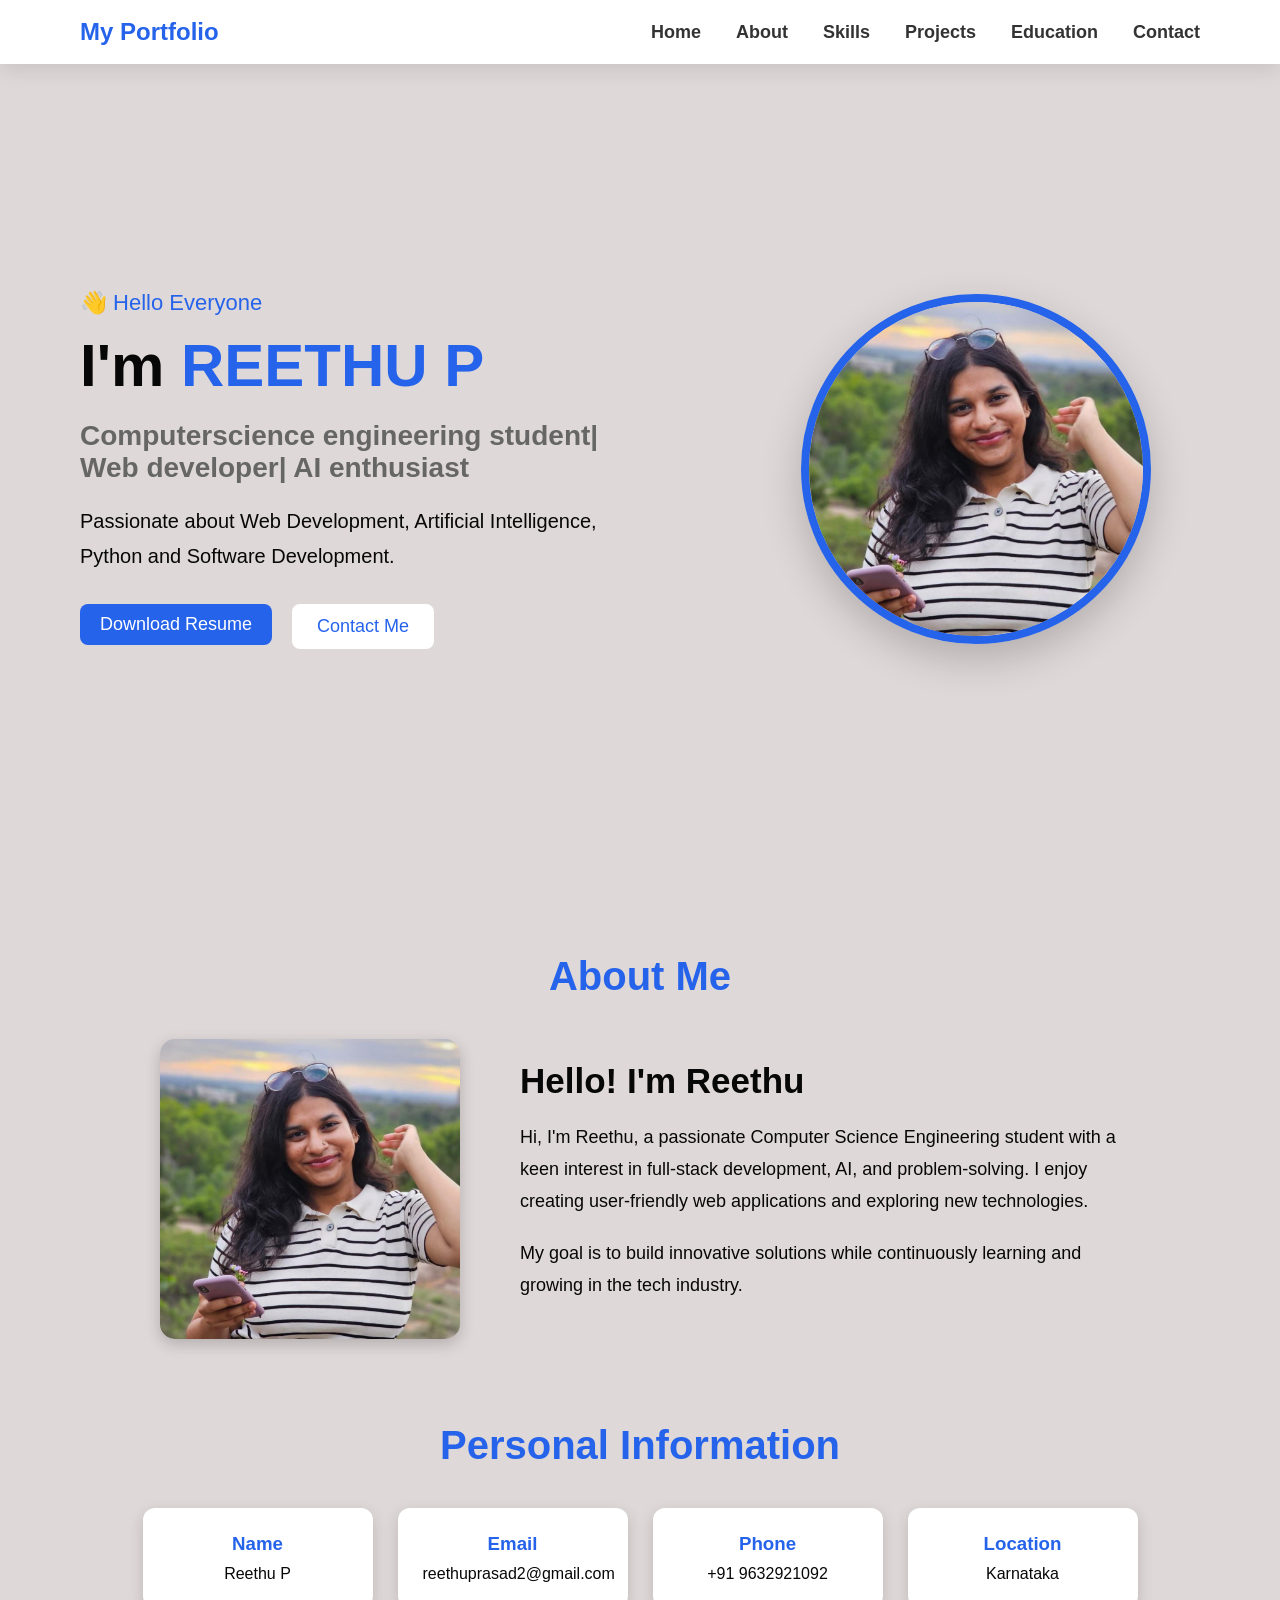
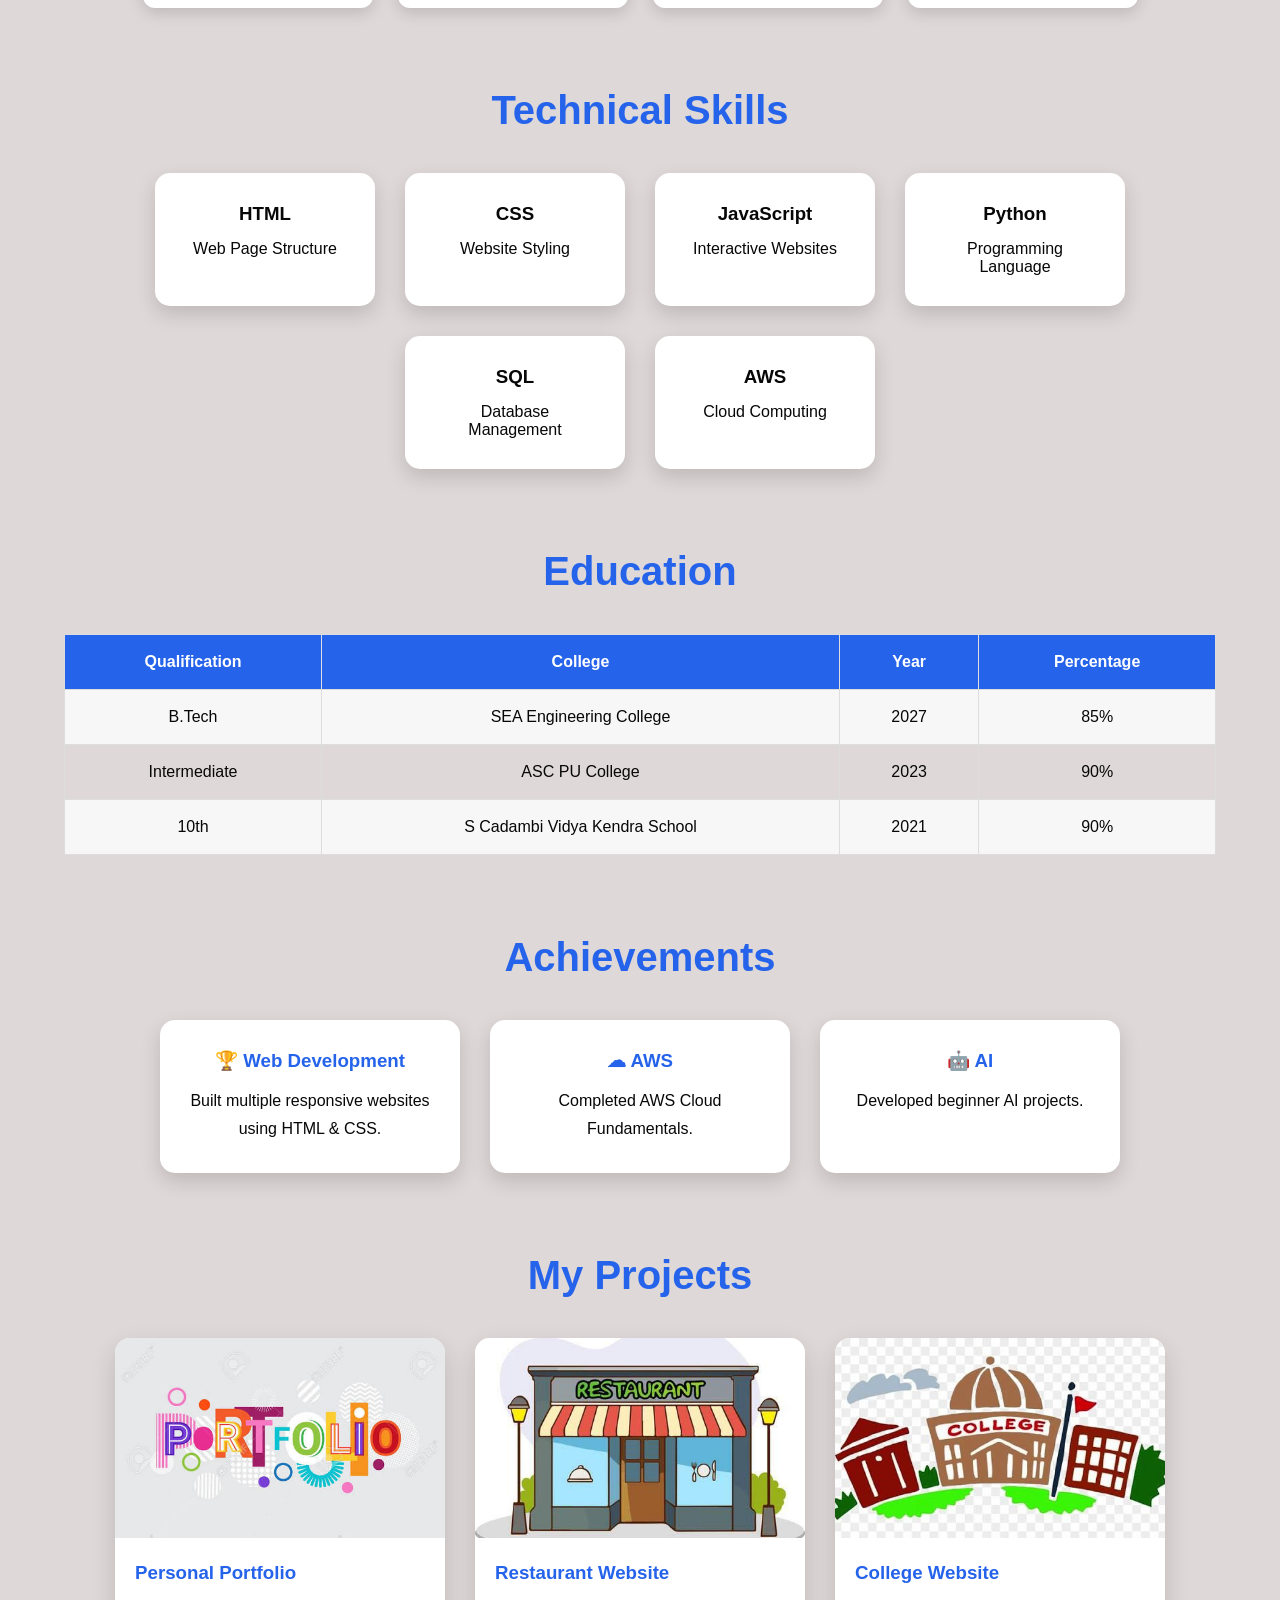
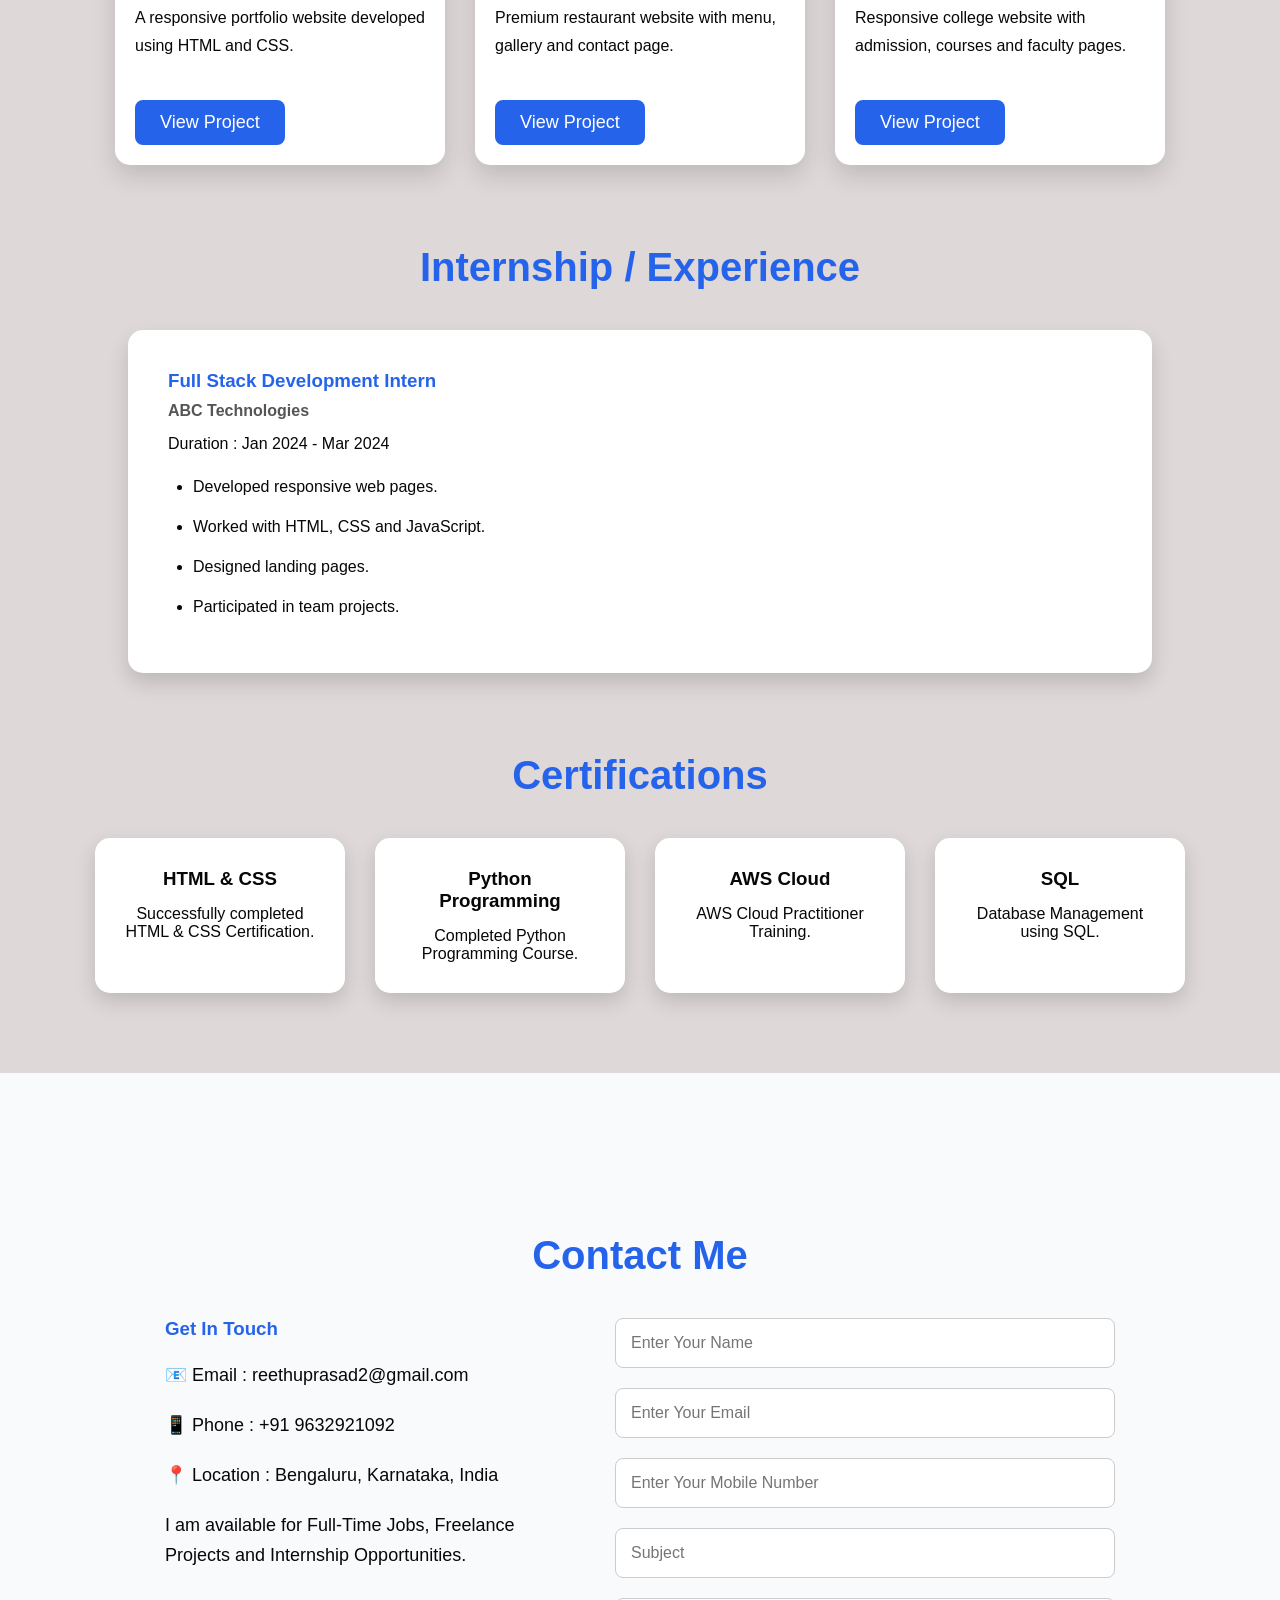
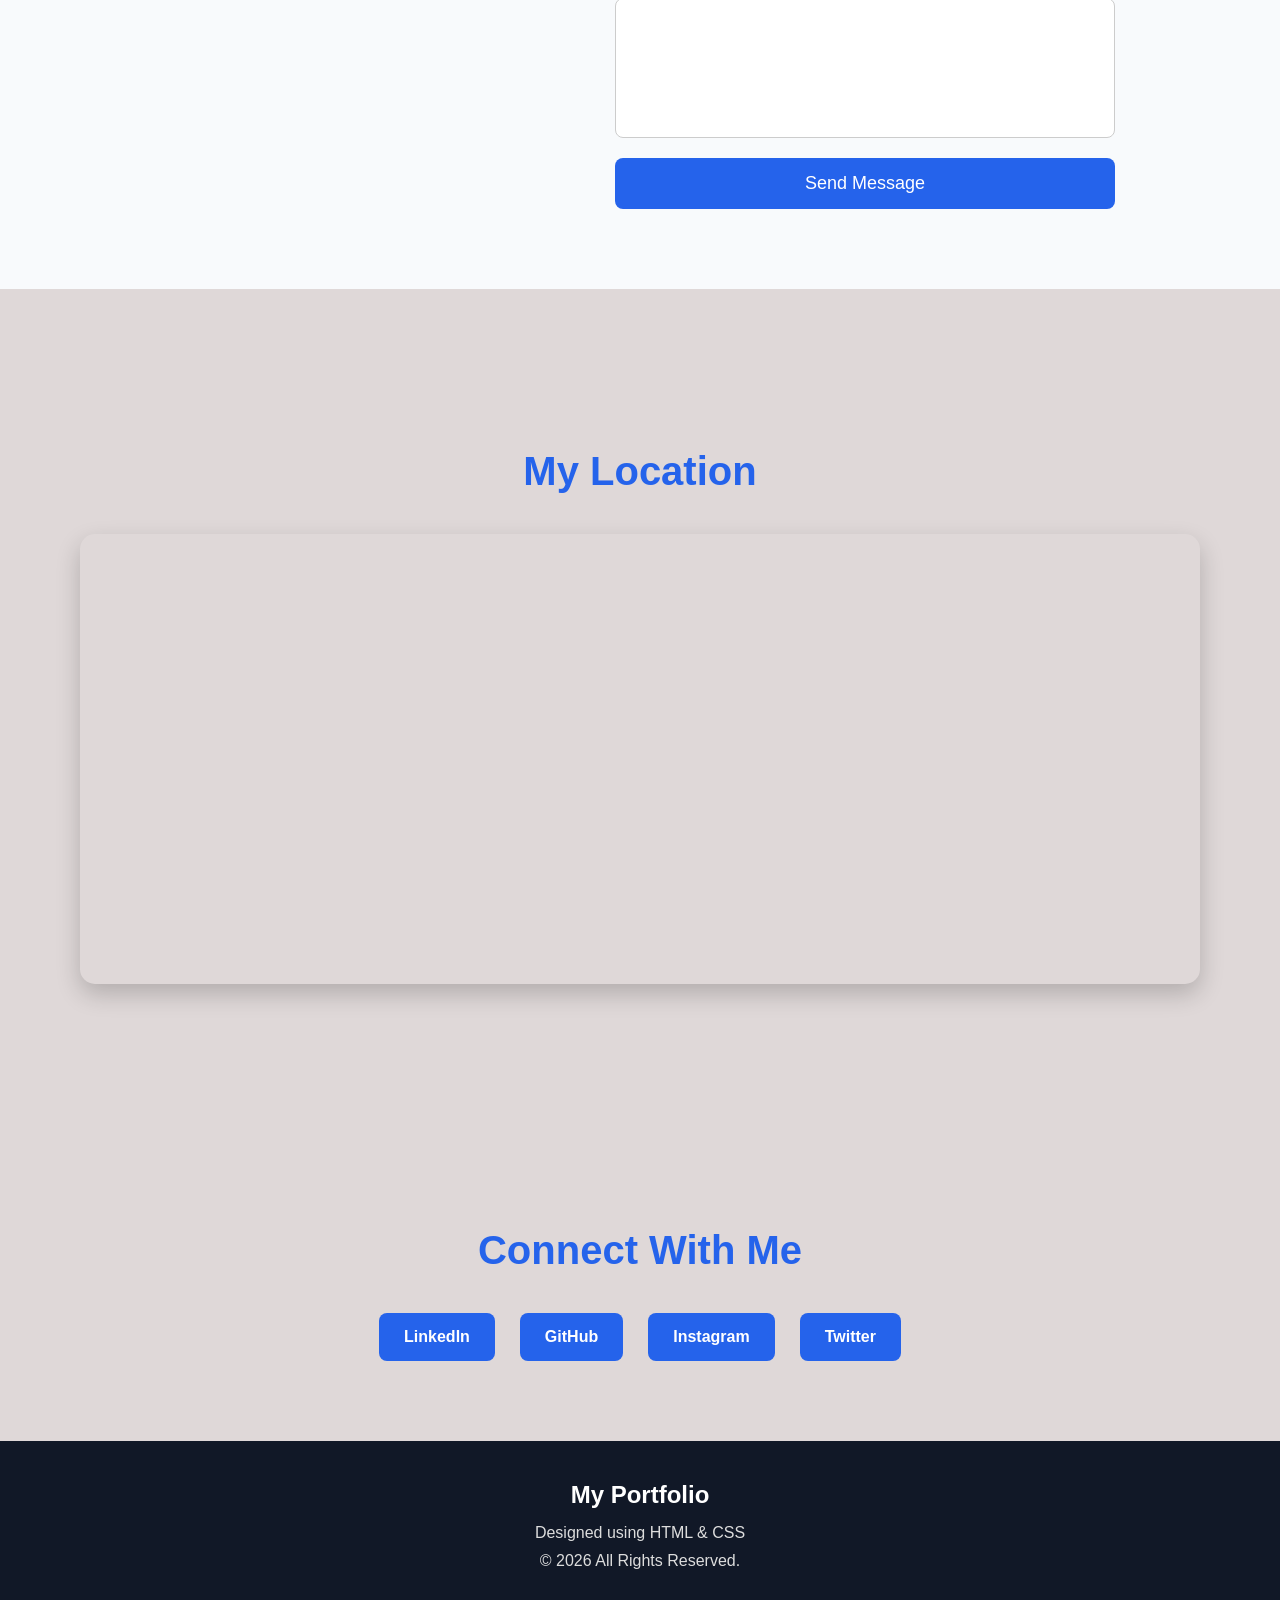
<file: index.html>
<!DOCTYPE html>

<!--
====================================================
        STUDENT PERSONAL PORTFOLIO WEBSITE
====================================================

Author : REETHU P

This project is created for learning HTML & CSS.

====================================================
-->

<html lang="en">

<head>

    <!-- Character Encoding -->
    <meta charset="UTF-8">

    <!-- Responsive Website -->
    <meta name="viewport"
          content="width=device-width, initial-scale=1.0">

    <!-- SEO Description -->
    <meta name="description"
          content="Personal Portfolio Website">

    <!-- Keywords -->
    <meta name="keywords"
          content="HTML,CSS,Portfolio">

    <!-- Author -->
    <meta name="author"
          content="Reethu">

    <!-- Browser Title -->
    <title>Reethu P - Portfolio</title>

    <!-- Website Logo -->
    <link rel="icon"
          href="reethu.jpeg">

    <!-- External CSS -->
    <link rel="stylesheet"
          href="style.css">

</head>

<body>

<!-- ===========================================
                HEADER START
=========================================== -->

<header>

    <!-- Website Logo -->

    <div class="logo">

        <h2>My Portfolio</h2>

    </div>

    <!-- Navigation -->

    <nav>

        <ul>

            <li><a href="#home">Home</a></li>

            <li><a href="#about">About</a></li>

            <li><a href="#skills">Skills</a></li>

            <li><a href="#projects">Projects</a></li>

            <li><a href="#education">Education</a></li>

            <li><a href="#contact">Contact</a></li>

        </ul>

    </nav>

</header>

<!-- ===========================================
                HEADER END
=========================================== -->





<!-- ===========================================
                HERO SECTION
=========================================== -->

<section class="hero">

    <!-- Left Side -->

    <div class="hero-content">

        <p class="welcome">

            👋 Hello Everyone

        </p>

        <h1>

            I'm

            <span>

                REETHU P

            </span>

        </h1>

        <h3>

            Computerscience engineering student| Web developer| AI enthusiast

        </h3>

        <p class="description">

            Passionate about Web Development,

            Artificial Intelligence, Python
            and Software Development.

        </p>

        <div class="buttons">

            <a href="Reethu_P_Resume (5).pdf"
               download>

                <button class="resume">

                    Download Resume

                </button>

            </a>

            <a href="#contact">

                <button class="contact-btn">

                    Contact Me

                </button>

            </a>

        </div>

    </div>



    <!-- Right Side -->

    <div class="hero-image">

        <img src="reethu.jpeg">

    </div>

</section>

<!-- ===========================================
                ABOUT SECTION START
=========================================== -->

<section class="about" id="about">

    <h2 class="section-title">

        About Me

    </h2>

    <div class="about-container">

        <div class="about-image">

            <img src="reethu.jpeg"
                 alt="Reethu">

        </div>

        <div class="about-content">

            <h3>Hello! I'm Reethu</h3>

            <p>

                Hi, I'm Reethu, a passionate Computer Science Engineering student with a keen interest
                    in full-stack development, AI, and problem-solving. 
                    I enjoy creating user-friendly web applications and exploring new technologies. 

            </p>

            <p>

                 My goal is to build innovative solutions while continuously 
                    learning and growing in the tech industry.

            </p>

        </div>

    </div>

</section>

<!-- ===========================================
                ABOUT SECTION END
=========================================== -->



<!-- ===========================================
          PERSONAL INFORMATION START
=========================================== -->

<section class="personal-info">

    <h2 class="section-title">

        Personal Information

    </h2>

    <div class="info-container">

        <div class="info-card">

            <h3>Name</h3>

            <p>Reethu P</p>

        </div>

        <div class="info-card">

            <h3>Email</h3>

            <p>reethuprasad2@gmail.com</p>

        </div>

        <div class="info-card">

            <h3>Phone</h3>

            <p>+91 9632921092</p>

        </div>

        <div class="info-card">

            <h3>Location</h3>

            <p>Karnataka</p>

        </div>

    </div>

</section>

<!-- ===========================================
          PERSONAL INFORMATION END
=========================================== -->



<!-- ===========================================
                SKILLS SECTION
=========================================== -->

<section class="skills" id="skills">

    <h2 class="section-title">

        Technical Skills

    </h2>

    <div class="skills-container">

        <div class="skill-card">

            <h3>HTML</h3>

            <p>Web Page Structure</p>

        </div>

        <div class="skill-card">

            <h3>CSS</h3>

            <p>Website Styling</p>

        </div>

        <div class="skill-card">

            <h3>JavaScript</h3>

            <p>Interactive Websites</p>

        </div>

        <div class="skill-card">

            <h3>Python</h3>

            <p>Programming Language</p>

        </div>

        <div class="skill-card">

            <h3>SQL</h3>

            <p>Database Management</p>

        </div>

        <div class="skill-card">

            <h3>AWS</h3>

            <p>Cloud Computing</p>

        </div>

    </div>

</section>

<!-- ===========================================
                SKILLS END
=========================================== -->



<!-- ===========================================
            EDUCATION SECTION START
=========================================== -->

<section class="education" id="education">

    <h2 class="section-title">

        Education

    </h2>

    <table>

        <tr>

            <th>Qualification</th>

            <th>College</th>

            <th>Year</th>

            <th>Percentage</th>

        </tr>

        <tr>

            <td>B.Tech</td>

            <td>SEA Engineering College</td>

            <td>2027</td>

            <td>85%</td>

        </tr>

        <tr>

            <td>Intermediate</td>

            <td>ASC PU College</td>

            <td>2023</td>

            <td>90%</td>

        </tr>

        <tr>

            <td>10th</td>

            <td>S Cadambi Vidya Kendra School</td>

            <td>2021</td>

            <td>90%</td>

        </tr>

    </table>

</section>

<!-- ===========================================
            EDUCATION END
=========================================== -->



<!-- ===========================================
            ACHIEVEMENTS START
=========================================== -->

<section class="achievements">

    <h2 class="section-title">

        Achievements

    </h2>

    <div class="achievement-container">

        <div class="achievement-card">

            <h3>🏆 Web Development</h3>

            <p>

                Built multiple responsive websites
                using HTML & CSS.

            </p>

        </div>

        <div class="achievement-card">

            <h3>☁ AWS</h3>

            <p>

                Completed AWS Cloud Fundamentals.

            </p>

        </div>

        <div class="achievement-card">

            <h3>🤖 AI</h3>

            <p>

                Developed beginner AI projects.

            </p>

        </div>

    </div>

</section>

<!-- ===========================================
            ACHIEVEMENTS END
=========================================== -->

<!-- ===========================================
                PROJECTS SECTION START
=========================================== -->

<section class="projects" id="projects">

    <h2 class="section-title">

        My Projects

    </h2>

    <div class="projects-container">

        <!-- Project 1 -->

        <div class="project-card">

            <img src="port.jpg"
                 alt="Portfolio Project">

            <h3>Personal Portfolio</h3>

            <p>

                A responsive portfolio website developed
                using HTML and CSS.

            </p>

            <a href="#">

                <button>View Project</button>

            </a>

        </div>

        <!-- Project 2 -->

        <div class="project-card">

            <img src="rest.jpg"
                 alt="Restaurant Website">

            <h3>Restaurant Website</h3>

            <p>

                Premium restaurant website with menu,
                gallery and contact page.

            </p>

            <a href="#">

                <button>View Project</button>

            </a>

        </div>

        <!-- Project 3 -->

        <div class="project-card">

            <img src="college.jpg"
                 alt="College Website">

            <h3>College Website</h3>

            <p>

                Responsive college website with admission,
                courses and faculty pages.

            </p>

            <a href="#">

                <button>View Project</button>

            </a>

        </div>

    </div>

</section>

<!-- ===========================================
                PROJECTS SECTION END
=========================================== -->





<!-- ===========================================
                EXPERIENCE SECTION START
=========================================== -->

<section class="experience">

    <h2 class="section-title">

        Internship / Experience

    </h2>

    <div class="experience-card">

        <h3>

            Full Stack Development Intern

        </h3>

        <h4>

            ABC Technologies

        </h4>

        <p>

            Duration : Jan 2024 - Mar 2024

        </p>

        <ul>

            <li>

                Developed responsive web pages.

            </li>

            <li>

                Worked with HTML, CSS and JavaScript.

            </li>

            <li>

                Designed landing pages.

            </li>

            <li>

                Participated in team projects.

            </li>

        </ul>

    </div>

</section>

<!-- ===========================================
                EXPERIENCE SECTION END
=========================================== -->





<!-- ===========================================
            CERTIFICATIONS SECTION START
=========================================== -->

<section class="certifications">

    <h2 class="section-title">

        Certifications

    </h2>

    <div class="certificate-container">

        <div class="certificate-card">

            <h3>

                HTML & CSS

            </h3>

            <p>

                Successfully completed HTML & CSS
                Certification.

            </p>

        </div>

        <div class="certificate-card">

            <h3>

                Python Programming

            </h3>

            <p>

                Completed Python Programming Course.

            </p>

        </div>

        <div class="certificate-card">

            <h3>

                AWS Cloud

            </h3>

            <p>

                AWS Cloud Practitioner Training.

            </p>

        </div>

        <div class="certificate-card">

            <h3>

                SQL

            </h3>

            <p>

                Database Management using SQL.

            </p>

        </div>

    </div>

</section>

<!-- ===========================================
            CERTIFICATIONS SECTION END
=========================================== -->
<!-- ===========================================
                CONTACT SECTION START
=========================================== -->

<section class="contact" id="contact">

    <h2 class="section-title">

        Contact Me

    </h2>

    <div class="contact-container">

        <!-- Contact Information -->

        <div class="contact-info">

            <h3>Get In Touch</h3>

            <p>

                📧 Email :
                reethuprasad2@gmail.com

            </p>

            <p>

                📱 Phone :
                +91 9632921092

            </p>

            <p>

                📍 Location :
                Bengaluru, Karnataka, India

            </p>

            <p>

                I am available for Full-Time Jobs,
                Freelance Projects and Internship Opportunities.

            </p>

        </div>



        <!-- Contact Form -->

        <div class="contact-form">

            <form>

                <input
                    type="text"
                    placeholder="Enter Your Name"
                    required>

                <input
                    type="email"
                    placeholder="Enter Your Email"
                    required>

                <input
                    type="tel"
                    placeholder="Enter Your Mobile Number"
                    required>

                <input
                    type="text"
                    placeholder="Subject">

                <textarea
                    rows="6"
                    placeholder="Write Your Message Here">

                </textarea>

                <button>

                    Send Message

                </button>

            </form>

        </div>

    </div>

</section>

<!-- ===========================================
                CONTACT SECTION END
=========================================== -->





<!-- ===========================================
                GOOGLE MAP START
=========================================== -->

<section class="map">

    <h2 class="section-title">

        My Location

    </h2>

    <iframe

<iframe src="https://www.google.com/maps/embed?pb=!1m18!1m12!1m3!1d3887.4434815769782!2d77.71379259999999!3d13.0074066!2m3!1f0!2f0!3f0!3m2!1i1024!2i768!4f13.1!3m3!1m2!1s0x3bae112dc5b29ee1%3A0xb481c69eb8e710c8!2sSea%20College%20of%20Science%2C%20Commerce%20and%20Arts!5e0!3m2!1sen!2sin!4v1783386291358!5m2!1sen!2sin" width="100" height="50" style="border:1;" allowfullscreen="" loading="lazy" referrerpolicy="strict-origin-when-cross-origin"></iframe>

</section>

<!-- ===========================================
                GOOGLE MAP END
=========================================== -->





<!-- ===========================================
                SOCIAL MEDIA START
=========================================== -->

<section class="social">

<h2 class="section-title">

Connect With Me

</h2>

<div class="social-links">

<a href="https://www.linkedin.com/in/valluru-samara-simha-reddy/">LinkedIn</a>

<a href="#">GitHub</a>

<a href="#">Instagram</a>

<a href="#">Twitter</a>

</div>

</section>

<!-- ===========================================
                SOCIAL MEDIA END
=========================================== -->





<!-- ===========================================
                FOOTER START
=========================================== -->

<footer>

<h2>

My Portfolio

</h2>

<p>

Designed using HTML & CSS

</p>

<p>

© 2026 All Rights Reserved.

</p>

</footer>

<!-- ===========================================
                FOOTER END
=========================================== -->
</body>

</html>
</file>
<file: style.css>
/* =========================================

        RESET

========================================= */

*{

margin:0;

padding:0;

box-sizing:border-box;

}


/* =========================================

        BODY

========================================= */

body{

font-family:Arial, Helvetica, sans-serif;

background:#dfd8d8;

color:#080707;

}


/* =========================================

        HEADER

========================================= */

header{

position:sticky;

top:0;

display:flex;

justify-content:space-between;

align-items:center;

padding:18px 80px;

background:white;

box-shadow:0px 5px 20px rgba(0,0,0,.1);

z-index:1000;

}


/* Logo */

.logo{

display:flex;

align-items:center;

gap:10px;

}

.logo img{

width:45px;

}

.logo h2{

color:#2563EB;

}


/* Navigation */

nav ul{

display:flex;

list-style:none;

gap:35px;

}

nav ul li a{

text-decoration:none;

font-size:18px;

font-weight:bold;

color:#333;

transition:.3s;

}

nav ul li a:hover{

color:#2563EB;

}


/* =========================================

        HERO

========================================= */

.hero{

display:flex;

justify-content:space-between;

align-items:center;

padding:80px;

min-height:90vh;

}


/* Left Side */

.hero-content{

width:50%;

}

.welcome{

font-size:22px;

color:#2563EB;

margin-bottom:15px;

}

.hero-content h1{

font-size:60px;

margin-bottom:20px;

}

.hero-content span{

color:#2563EB;

}

.hero-content h3{

font-size:28px;

color:#666;

margin-bottom:20px;

}

.description{

font-size:20px;

line-height:35px;

margin-bottom:30px;

}


/* Buttons */

.buttons{

display:flex;

gap:20px;

}

button{

padding:10px 20px;

border:none;

font-size:18px;

cursor:pointer;

border-radius:8px;

transition:.3s;

}

.resume{

background:#2563EB;

color:white;

}

.resume:hover{

background:#1E40AF;

}

.contact-btn{

background:white;
padding:12px 25px;
border-radius:8px;
        font-size:18px;
        cursor:pointer;
        transition:3s;
/* 
border:2px solid #2563EB; */

color:#2563EB;

}

.contact-btnt:hover{

background:#2563EB;

color:white;

}


/* Right Side */

.hero-image{
    width:40%;
    display:flex;
    justify-content:center;
    align-items:center;
}

.hero-image img{

width:350px;
height:350px;
object-fit:cover;
border-radius:50%;

border:8px solid #2563EB;

box-shadow:0px 15px 40px rgba(0,0,0,.2);

}

/* ===========================================
        COMMON SECTION TITLE
=========================================== */

.section-title{

text-align:center;

font-size:40px;

margin-top:80px;

margin-bottom:40px;

color:#2563EB;

}

/* ===========================================
            ABOUT
=========================================== */

.about-container{

display:flex;

justify-content:center;

align-items:center;

gap:60px;

width:85%;

margin:auto;

}

.about-image img{

width: 300px;
height:300px;
object-fit:cover;

border-radius:15px;

box-shadow:0px 5px 15px rgba(0,0,0,.2);

}

.about-content{

width:600px;

}

.about-content h3{

font-size:35px;

margin-bottom:20px;

}

.about-content p{

font-size:18px;

line-height:32px;

margin-bottom:20px;

}

/* ===========================================
        PERSONAL INFO
=========================================== */

.info-container{

display:flex;

justify-content:center;

gap:25px;

flex-wrap:wrap;

}

.info-card{

width:230px;

padding:25px;

background:white;

text-align:center;

border-radius:12px;

box-shadow:0px 5px 15px rgba(0,0,0,.15);

transition:.3s;

}

.info-card:hover{

transform:translateY(-8px);

}

.info-card h3{

color:#2563EB;

margin-bottom:10px;

}

/* ===========================================
            SKILLS
=========================================== */

.skills-container{

display:flex;

justify-content:center;

flex-wrap:wrap;

gap:30px;

width:90%;

margin:auto;

}

.skill-card{

width:220px;

padding:30px;

background:white;

text-align:center;

border-radius:15px;

box-shadow:0px 8px 20px rgba(0,0,0,.15);

transition:.3s;

}

.skill-card:hover{

transform:scale(1.05);

background:#2563EB;

color:white;

}

.skill-card h3{

margin-bottom:15px;

}

/* ===========================================
            EDUCATION
=========================================== */

table{

width:90%;

margin:auto;

border-collapse:collapse;

}

th{

background:#2563EB;

color:white;

padding:18px;

}

td{

padding:18px;

text-align:center;

}

table,th,td{

border:1px solid #ddd;

}

tr:nth-child(even){

background:#f7f7f7;

}

tr:hover{

background:#e8f0ff;

}

/* ===========================================
            ACHIEVEMENTS
=========================================== */

.achievement-container{

display:flex;

justify-content:center;

gap:30px;

flex-wrap:wrap;

margin-bottom:80px;

}

.achievement-card{

width:300px;

padding:30px;

background:white;

border-radius:15px;

box-shadow:0px 8px 20px rgba(0,0,0,.15);

text-align:center;

transition:.3s;

}

.achievement-card:hover{

transform:translateY(-10px);

}

.achievement-card h3{

margin-bottom:15px;

color:#2563EB;

}

.achievement-card p{

line-height:28px;

}
/* ===========================================
            PROJECTS
=========================================== */

.projects-container{

display:flex;

justify-content:center;

flex-wrap:wrap;

gap:30px;

width:90%;

margin:auto;

}

.project-card{

width:330px;

background:white;

border-radius:15px;

overflow:hidden;

box-shadow:0px 10px 25px rgba(0,0,0,.15);

transition:.3s;

}

.project-card:hover{

transform:translateY(-10px);

}

.project-card img{

width:100%;

height:200px;

object-fit:cover;

}

.project-card h3{

margin:20px;

color:#2563EB;

}

.project-card p{

margin:20px;

line-height:28px;

}

.project-card button{

margin:20px;

padding:12px 25px;

background:#2563EB;

color:white;

border:none;

border-radius:8px;

cursor:pointer;

}

.project-card button:hover{

background:#1E40AF;

}

/* ===========================================
            EXPERIENCE
=========================================== */

.experience-card{

width:80%;

margin:auto;

background:white;

padding:40px;

border-radius:15px;

box-shadow:0px 10px 20px rgba(0,0,0,.15);

}

.experience-card h3{

color:#2563EB;

margin-bottom:10px;

}

.experience-card h4{

margin-bottom:15px;

color:#555;

}

.experience-card p{

margin-bottom:20px;

}

.experience-card ul{

margin-left:25px;

}

.experience-card li{

margin-bottom:12px;

line-height:28px;

}

/* ===========================================
            CERTIFICATIONS
=========================================== */

.certificate-container{

display:flex;

justify-content:center;

flex-wrap:wrap;

gap:30px;

margin-bottom:80px;

}

.certificate-card{

width:250px;

background:white;

padding:30px;

text-align:center;

border-radius:15px;

box-shadow:0px 8px 20px rgba(0,0,0,.15);

transition:.3s;

}

.certificate-card:hover{

background:#2563EB;

color:white;

transform:scale(1.05);

}

.certificate-card h3{

margin-bottom:15px;

}

/* ===========================================
            CONTACT SECTION
=========================================== */

.contact{

padding:80px;

background:#F8FAFC;

}

.contact-container{

display:flex;

justify-content:center;

align-items:flex-start;

gap:50px;

flex-wrap:wrap;

}

.contact-info{

width:400px;

}

.contact-info h3{

color:#2563EB;

margin-bottom:20px;

}

.contact-info p{

margin-bottom:20px;

line-height:30px;

font-size:18px;

}

.contact-form{

width:500px;

}

.contact-form form{

display:flex;

flex-direction:column;

}

.contact-form input{

padding:15px;

margin-bottom:20px;

border:1px solid #ccc;

border-radius:8px;

font-size:16px;

}

.contact-form textarea{

padding:15px;

border:1px solid #ccc;

border-radius:8px;

font-size:16px;

margin-bottom:20px;

resize:none;

}

.contact-form button{

background:#2563EB;

color:white;

padding:15px;

border:none;

border-radius:8px;

font-size:18px;

cursor:pointer;

transition:.3s;

}

.contact-form button:hover{

background:#1E40AF;

}





/* ===========================================
                MAP
=========================================== */

.map{

padding:80px;

}

.map iframe{

width:100%;

height:450px;

border:0;

border-radius:15px;

box-shadow:0px 10px 25px rgba(0,0,0,.2);

}





/* ===========================================
            SOCIAL MEDIA
=========================================== */

.social{

padding:80px;

text-align:center;

}

.social-links{

display:flex;

justify-content:center;

gap:25px;

flex-wrap:wrap;

}

.social-links a{

text-decoration:none;

padding:15px 25px;

background:#2563EB;

color:white;

border-radius:8px;

transition:.3s;

font-weight:bold;

}

.social-links a:hover{

background:#1E40AF;

transform:translateY(-5px);

}





/* ===========================================
                FOOTER
=========================================== */

footer{

background:#111827;

color:white;

text-align:center;

padding:40px;

}

footer h2{

margin-bottom:15px;

}

footer p{

margin-bottom:10px;

color:#ddd;

}
</file>
